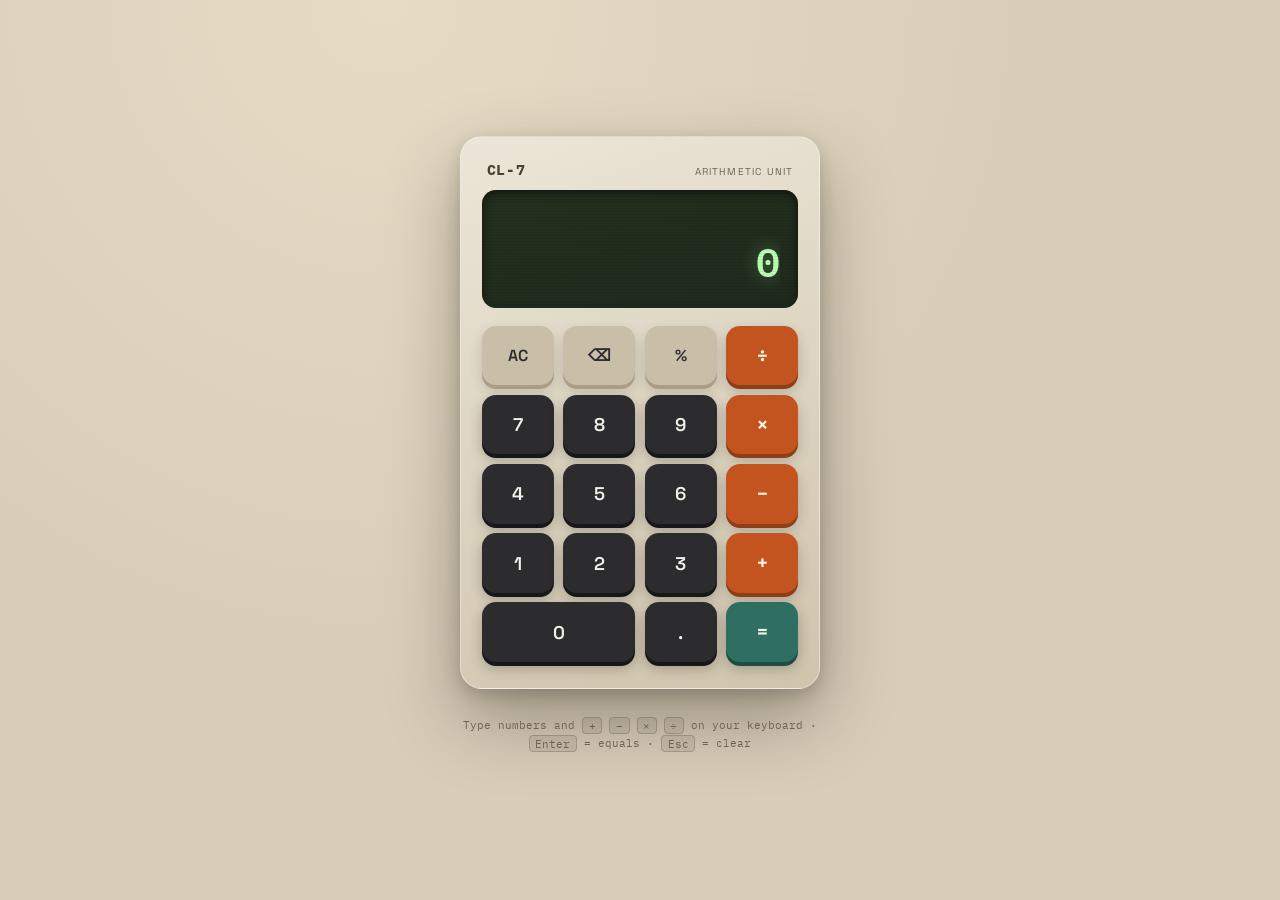
<file: calculator-project/index.html>
<!DOCTYPE html>
<html lang="en">
<head>
<meta charset="UTF-8">
<meta name="viewport" content="width=device-width, initial-scale=1.0">
<title>CL-7 — Desk Calculator</title>
<link rel="preconnect" href="https://fonts.googleapis.com">
<link href="https://fonts.googleapis.com/css2?family=Space+Grotesk:wght@500;600;700&family=IBM+Plex+Mono:wght@500;600;700&display=swap" rel="stylesheet">
<link rel="stylesheet" href="style.css">
</head>
<body>

<main class="desk">
  <div class="calculator" id="calculator">

    <div class="brand-plate">
      <span class="brand-name">CL&#8209;7</span>
      <span class="brand-sub">arithmetic unit</span>
    </div>

    <div class="screen" id="screen">
      <div class="screen-expression" id="expression" aria-hidden="true"></div>
      <div class="screen-result" id="result">0</div>
      <div class="screen-pill" id="opIndicator" aria-hidden="true"></div>
    </div>

    <div class="keys" id="keys">
      <button class="key key-fn" data-action="clear">AC</button>
      <button class="key key-fn" data-action="backspace" aria-label="Backspace">⌫</button>
      <button class="key key-fn" data-action="percent">%</button>
      <button class="key key-op" data-op="÷" aria-label="Divide">÷</button>

      <button class="key key-num" data-num="7">7</button>
      <button class="key key-num" data-num="8">8</button>
      <button class="key key-num" data-num="9">9</button>
      <button class="key key-op" data-op="×" aria-label="Multiply">×</button>

      <button class="key key-num" data-num="4">4</button>
      <button class="key key-num" data-num="5">5</button>
      <button class="key key-num" data-num="6">6</button>
      <button class="key key-op" data-op="−" aria-label="Subtract">−</button>

      <button class="key key-num" data-num="1">1</button>
      <button class="key key-num" data-num="2">2</button>
      <button class="key key-num" data-num="3">3</button>
      <button class="key key-op" data-op="+" aria-label="Add">+</button>

      <button class="key key-num key-zero" data-num="0">0</button>
      <button class="key key-num" data-num=".">.</button>
      <button class="key key-equals" data-action="equals" aria-label="Equals">=</button>
    </div>

  </div>

  <p class="hint">Type numbers and <kbd>+</kbd> <kbd>−</kbd> <kbd>×</kbd> <kbd>÷</kbd> on your keyboard · <kbd>Enter</kbd> = equals · <kbd>Esc</kbd> = clear</p>
</main>

<script src="script.js"></script>
</body>
</html>
</file>
<file: calculator-project/style.css>
/* ============================================
   CL-7 — Design Tokens
   ============================================ */
:root {
  --color-desk: #d8cdb8;
  --color-body: #ece6d8;
  --color-body-edge: #cfc4ac;
  --color-screen: #1f2a1d;
  --color-screen-glow: #b9ffb0;
  --color-screen-dim: #6f8f68;

  --color-key-num: #2c2c2e;
  --color-key-num-text: #f3f1ea;
  --color-key-fn: #c9bfa9;
  --color-key-fn-text: #2c2c2e;
  --color-key-op: #c4541f;
  --color-key-op-text: #fdf3ea;
  --color-key-equals: #2f6f63;
  --color-key-equals-text: #f3f1ea;

  --font-display: 'Space Grotesk', sans-serif;
  --font-mono: 'IBM Plex Mono', monospace;

  --radius-card: 22px;
  --radius-key: 14px;
  --shadow-card: 0 30px 70px rgba(30, 26, 18, 0.35), 0 6px 16px rgba(30,26,18,0.18);
}

* { box-sizing: border-box; }

body {
  margin: 0;
  min-height: 100vh;
  background:
    radial-gradient(circle at 30% 0%, #e6dcc6 0%, transparent 55%),
    var(--color-desk);
  font-family: var(--font-display);
  display: flex;
  align-items: center;
  justify-content: center;
  padding: 2.5rem 1rem;
}

.desk {
  display: flex;
  flex-direction: column;
  align-items: center;
  gap: 1.1rem;
}

@media (prefers-reduced-motion: reduce) {
  *, *::before, *::after { transition-duration: 0.001ms !important; }
}

/* ============================================
   Calculator body
   ============================================ */
.calculator {
  width: min(360px, 92vw);
  background: linear-gradient(160deg, var(--color-body), var(--color-body-edge));
  border-radius: var(--radius-card);
  padding: 1.4rem 1.3rem 1.6rem;
  box-shadow: var(--shadow-card);
  border: 1px solid rgba(255,255,255,0.35);
}

.brand-plate {
  display: flex;
  align-items: baseline;
  justify-content: space-between;
  padding: 0 0.3rem 0.7rem;
  color: #6b6354;
}

.brand-name {
  font-family: var(--font-mono);
  font-weight: 700;
  font-size: 0.95rem;
  letter-spacing: 0.04em;
  color: #46402f;
}

.brand-sub {
  font-size: 0.62rem;
  text-transform: uppercase;
  letter-spacing: 0.12em;
}

/* ============================================
   Screen
   ============================================ */
.screen {
  position: relative;
  background: linear-gradient(165deg, #24301f, var(--color-screen));
  border-radius: 14px;
  padding: 1.3rem 1.15rem 1rem;
  margin-bottom: 1.1rem;
  box-shadow:
    inset 0 3px 10px rgba(0,0,0,0.55),
    inset 0 -1px 0 rgba(255,255,255,0.04);
  overflow: hidden;
  min-height: 92px;
}

.screen::after {
  /* subtle scanline texture for an LCD feel */
  content: "";
  position: absolute;
  inset: 0;
  background: repeating-linear-gradient(
    180deg,
    rgba(0,0,0,0.07) 0px,
    rgba(0,0,0,0.07) 1px,
    transparent 1px,
    transparent 3px
  );
  pointer-events: none;
}

.screen-expression {
  font-family: var(--font-mono);
  font-size: 0.85rem;
  color: var(--color-screen-dim);
  min-height: 1.2rem;
  text-align: right;
  letter-spacing: 0.02em;
  white-space: nowrap;
  overflow-x: auto;
  scrollbar-width: none;
}
.screen-expression::-webkit-scrollbar { display: none; }

.screen-result {
  font-family: var(--font-mono);
  font-weight: 600;
  font-size: clamp(1.8rem, 9vw, 2.5rem);
  color: var(--color-screen-glow);
  text-align: right;
  text-shadow: 0 0 18px rgba(185, 255, 176, 0.35);
  white-space: nowrap;
  overflow-x: auto;
  scrollbar-width: none;
  transition: opacity 0.15s ease;
}
.screen-result::-webkit-scrollbar { display: none; }

.screen-result.is-error {
  color: #ff9d8a;
  text-shadow: 0 0 18px rgba(255, 157, 138, 0.35);
}

.screen-pill {
  position: absolute;
  top: 0.7rem;
  left: 0.9rem;
  font-family: var(--font-mono);
  font-size: 0.7rem;
  color: var(--color-screen-dim);
  letter-spacing: 0.08em;
  opacity: 0;
  transition: opacity 0.2s ease;
}
.screen-pill.is-visible { opacity: 1; }

/* ============================================
   Keys
   ============================================ */
.keys {
  display: grid;
  grid-template-columns: repeat(4, 1fr);
  gap: 0.6rem;
}

.key {
  font-family: var(--font-display);
  font-weight: 600;
  font-size: 1.15rem;
  border: none;
  border-radius: var(--radius-key);
  padding: 1.05rem 0;
  cursor: pointer;
  user-select: none;
  transition: transform 0.08s ease, box-shadow 0.08s ease, filter 0.15s ease;
}

.key-num {
  background: var(--color-key-num);
  color: var(--color-key-num-text);
  box-shadow: 0 4px 0 #18181a, 0 6px 14px rgba(0,0,0,0.25);
}

.key-fn {
  background: var(--color-key-fn);
  color: var(--color-key-fn-text);
  box-shadow: 0 4px 0 #aa9f86, 0 6px 14px rgba(0,0,0,0.15);
  font-size: 1rem;
}

.key-op {
  background: var(--color-key-op);
  color: var(--color-key-op-text);
  box-shadow: 0 4px 0 #903e15, 0 6px 14px rgba(0,0,0,0.2);
  font-size: 1.3rem;
}

.key-equals {
  background: var(--color-key-equals);
  color: var(--color-key-equals-text);
  box-shadow: 0 4px 0 #1e4d44, 0 6px 14px rgba(0,0,0,0.25);
  font-size: 1.3rem;
}

.key-zero { grid-column: span 2; }

/* hover: lift + brighten, never on touch devices to avoid sticky hover */
@media (hover: hover) {
  .key:hover { filter: brightness(1.08); }
}

.key:active,
.key.is-pressed {
  transform: translateY(3px);
}
.key-num:active, .key-num.is-pressed { box-shadow: 0 1px 0 #18181a, 0 2px 6px rgba(0,0,0,0.25); }
.key-fn:active, .key-fn.is-pressed { box-shadow: 0 1px 0 #aa9f86, 0 2px 6px rgba(0,0,0,0.15); }
.key-op:active, .key-op.is-pressed { box-shadow: 0 1px 0 #903e15, 0 2px 6px rgba(0,0,0,0.2); }
.key-equals:active, .key-equals.is-pressed { box-shadow: 0 1px 0 #1e4d44, 0 2px 6px rgba(0,0,0,0.25); }

.key:focus-visible {
  outline: 2px solid #fff;
  outline-offset: 2px;
}

.key-op.is-active {
  outline: 2px solid rgba(255,255,255,0.7);
  outline-offset: -3px;
}

/* ============================================
   Hint / footer
   ============================================ */
.hint {
  font-family: var(--font-mono);
  font-size: 0.7rem;
  color: #6b6354;
  text-align: center;
  max-width: 360px;
  line-height: 1.6;
}

kbd {
  font-family: var(--font-mono);
  background: rgba(70,64,47,0.1);
  border: 1px solid rgba(70,64,47,0.25);
  border-radius: 4px;
  padding: 0.05rem 0.35rem;
  font-size: 0.68rem;
}

/* ============================================
   Small screens
   ============================================ */
@media (max-width: 380px) {
  .calculator { padding: 1.1rem 1rem 1.3rem; }
  .key { padding: 0.9rem 0; font-size: 1.05rem; }
}
</file>
